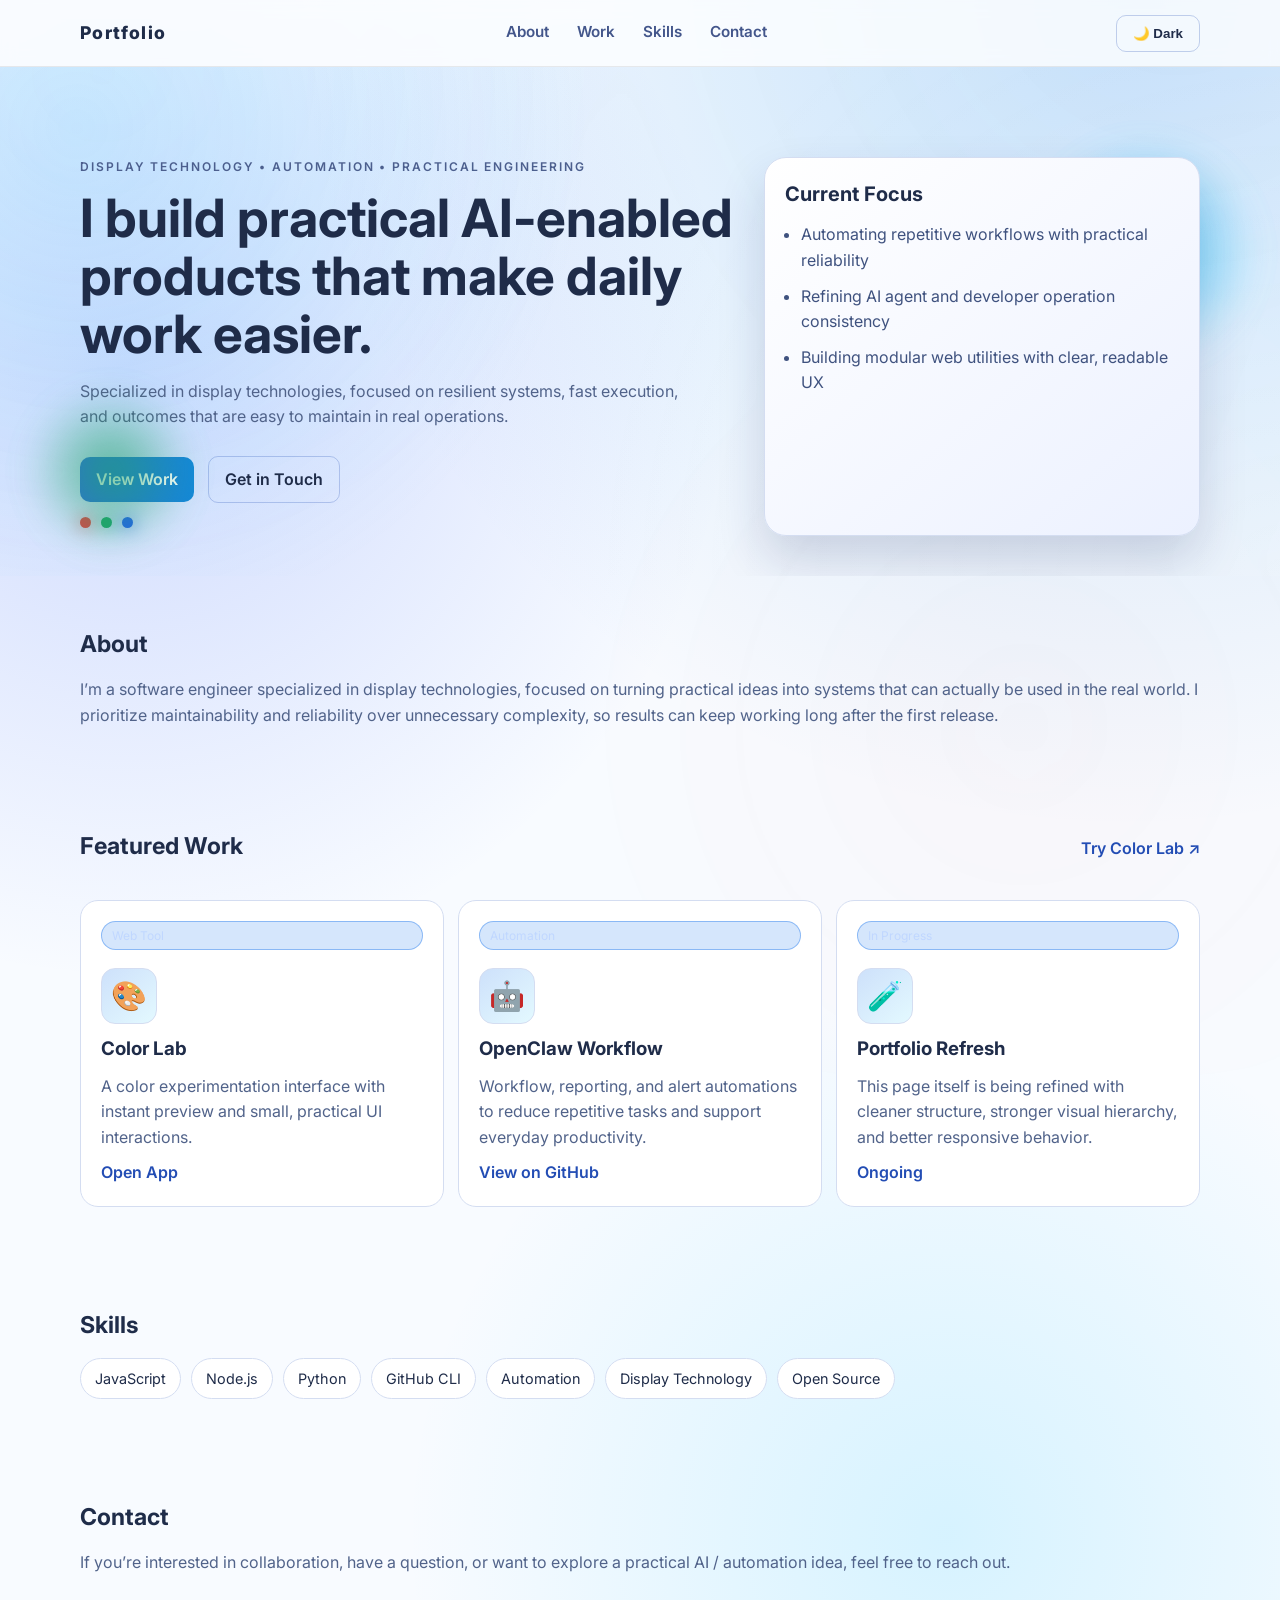
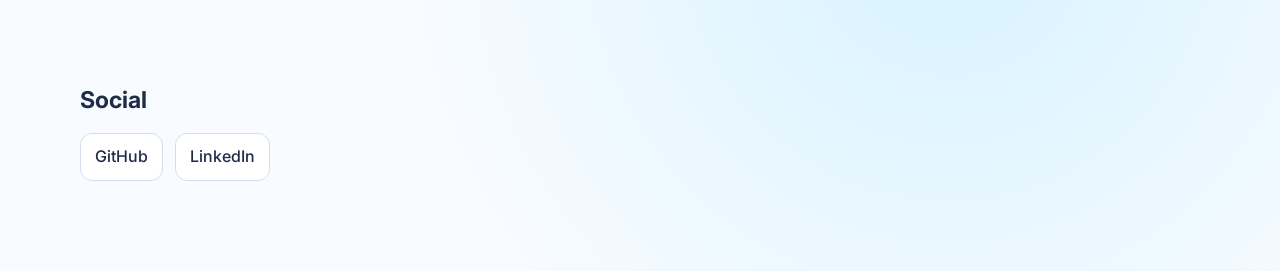
<file: index.html>
<!DOCTYPE html>
<html lang="en">
<head>
	<meta charset="UTF-8" />
	<meta name="viewport" content="width=device-width, initial-scale=1.0" />
	<title>Display Technology Portfolio</title>
	<link rel="preconnect" href="https://fonts.googleapis.com" />
	<link rel="preconnect" href="https://fonts.gstatic.com" crossorigin />
	<link
		href="https://fonts.googleapis.com/css2?family=Inter:wght@400;500;600;700;800&display=swap"
		rel="stylesheet"
	/>
	<link rel="stylesheet" href="style.css" />
</head>
<body>
	<div class="page-wrap">
		<header class="top-nav">
			<div class="container nav-inner reveal">
				<a href="#" class="brand">Portfolio</a>
				<nav>
					<a href="#about">About</a>
					<a href="#projects">Work</a>
					<a href="#skills">Skills</a>
					<a href="#contact">Contact</a>
				</nav>
				<button
					id="themeToggle"
					class="btn btn-outline theme-btn"
					aria-label="Toggle theme"
				>
					☀︎ Light
				</button>
			</div>
		</header>

		<main>
			<section class="hero">
				<div class="hero-overlay"></div>
				<div class="container hero-grid">
					<div class="reveal">
						<p class="eyebrow">Display Technology • Automation • Practical Engineering</p>
						<h1>
							I build practical AI-enabled products that make daily work easier.
						</h1>
						<p class="lead">
							Specialized in display technologies, focused on resilient systems,
							fast execution, and outcomes that are easy to maintain in real
							operations.
						</p>
						<div class="hero-actions">
							<a class="btn btn-solid" href="#projects">View Work</a>
							<a class="btn btn-outline" href="#contact">Get in Touch</a>
						</div>
						<div class="rgb-points" aria-label="RGB points">
							<span class="rgb-dot r"></span>
							<span class="rgb-dot g"></span>
							<span class="rgb-dot b"></span>
						</div>
					</div>
					<div class="hero-card reveal">
						<h2>Current Focus</h2>
						<ul>
							<li>Automating repetitive workflows with practical reliability</li>
							<li>Refining AI agent and developer operation consistency</li>
							<li>Building modular web utilities with clear, readable UX</li>
						</ul>
					</div>
				</div>
			</section>

			<section id="about" class="section container reveal">
				<h2>About</h2>
				<p>
					I’m a software engineer specialized in display technologies, focused on
					turning practical ideas into systems that can actually be used in
					the real world.
					I prioritize maintainability and reliability over unnecessary complexity,
					so results can keep working long after the first release.
				</p>
			</section>

			<section id="projects" class="section container">
				<div class="section-head">
					<h2>Featured Work</h2>
					<a href="color.html" class="text-link">Try Color Lab ↗</a>
				</div>
				<div class="project-grid">
					<article class="project-card reveal">
						<span class="tag">Web Tool</span>
						<div class="project-thumb" role="presentation">🎨</div>
						<h3>Color Lab</h3>
						<p>
							A color experimentation interface with instant preview and small,
							practical UI interactions.
						</p>
						<a href="color.html" class="text-link">Open App</a>
					</article>
					<article class="project-card reveal">
						<span class="tag">Automation</span>
						<div class="project-thumb" role="presentation">🤖</div>
						<h3>OpenClaw Workflow</h3>
						<p>
							Workflow, reporting, and alert automations to reduce repetitive tasks
							and support everyday productivity.
						</p>
						<a href="#" class="text-link">View on GitHub</a>
					</article>
					<article class="project-card reveal">
						<span class="tag">In Progress</span>
						<div class="project-thumb" role="presentation">🧪</div>
						<h3>Portfolio Refresh</h3>
						<p>
							This page itself is being refined with cleaner structure,
							stronger visual hierarchy, and better responsive behavior.
						</p>
						<a href="#" class="text-link">Ongoing</a>
					</article>
				</div>
			</section>

			<section id="skills" class="section container reveal">
				<h2>Skills</h2>
				<div class="chip-list">
					<span>JavaScript</span><span>Node.js</span><span>Python</span>
					<span>GitHub CLI</span><span>Automation</span>
					<span>Display Technology</span><span>Open Source</span>
				</div>
			</section>

			<section id="contact" class="section container contact-block reveal">
				<h2>Contact</h2>
				<p>
					If you’re interested in collaboration, have a question, or want to
					explore a practical AI / automation idea, feel free to reach out.
				</p>
			</section>

			<section class="section container social-block reveal">
				<h2>Social</h2>
				<div class="social-list">
					<a href="#" rel="noreferrer">GitHub</a>
					<a href="#" rel="noreferrer">LinkedIn</a>
				</div>
			</section>
		</main>
	</div>
	<script src="portfolio.js" defer></script>
</body>
</html>
</file>
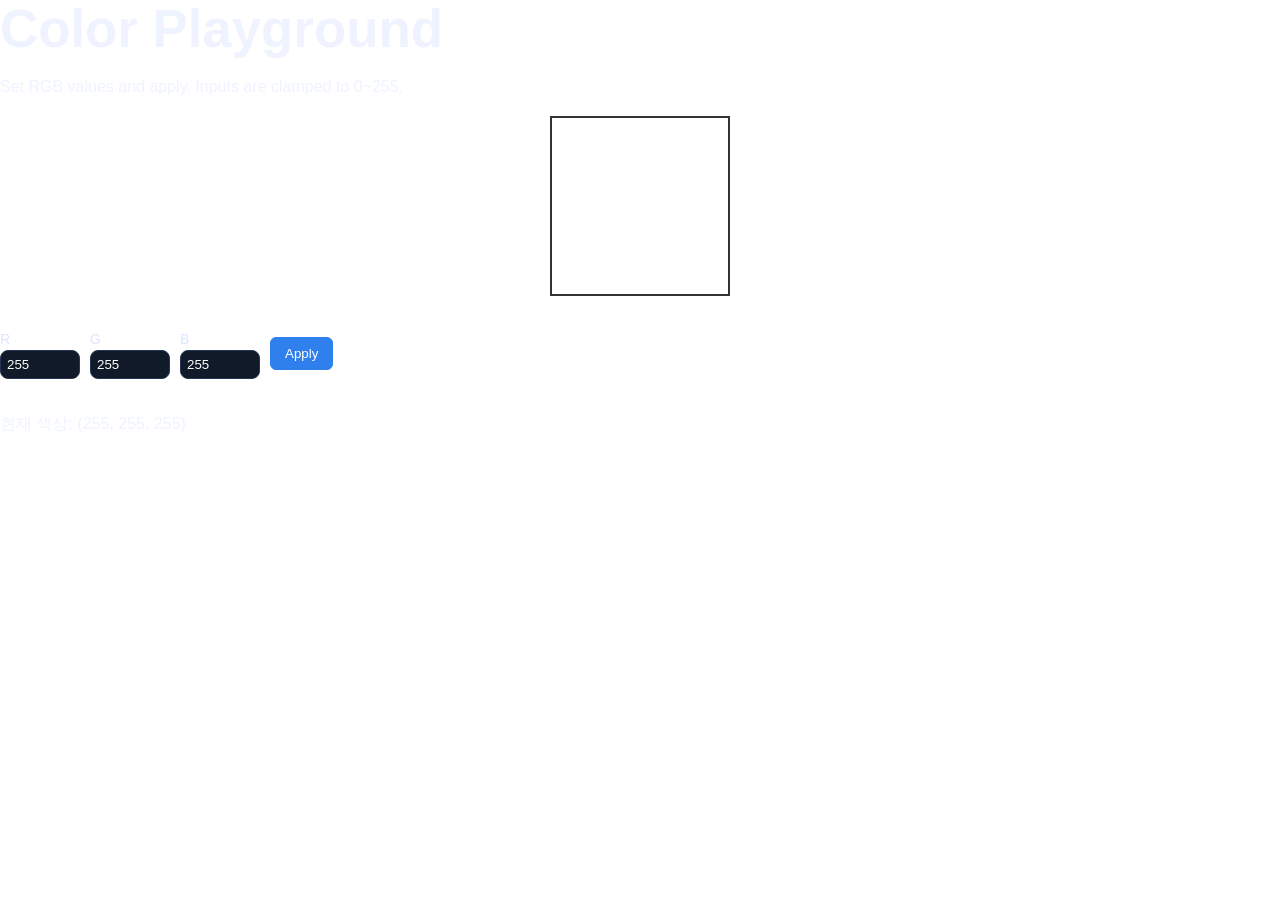
<file: color.html>
<!DOCTYPE html>
<html lang="en">
<head>
	<meta charset="UTF-8" />
	<meta name="viewport" content="width=device-width, initial-scale=1.0" />
	<title>Pattern Display</title>
	<link rel="stylesheet" href="style.css" />
</head>
<body class="color-page-mode">
	<main class="color-page">
		<h1>Color Playground</h1>
		<p>Set RGB values and apply. Inputs are clamped to 0~255.</p>

		<div id="square" aria-label="Color sample" role="img"></div>

		<div class="controls" id="color-form">
			<label>R <input type="number" id="red" min="0" max="255" value="255" /></label>
			<label>G <input type="number" id="green" min="0" max="255" value="255" /></label>
			<label>B <input type="number" id="blue" min="0" max="255" value="255" /></label>
			<button id="applyColorBtn" type="button">Apply</button>
		</div>

		<p id="info" role="status" aria-live="polite">Ready.</p>
	</main>

	<script src="script.js" defer></script>
</body>
</html>
</file>
<file: style.css>
* {
	box-sizing: border-box;
}

:root {
	--bg: #04080f;
	--surface: #0c1624;
	--surface-2: #101d30;
	--text: #eef3ff;
	--muted: #9aa6c7;
	--brand: #2f80ed;
	--brand-2: #16a7f7;
	--rgb-point-r: #f65252;
	--rgb-point-g: #4ad66d;
	--rgb-point-b: #2f80ed;
	--rgb-point-a: #53dbff;
	--border: #253553;
	--shadow: 0 24px 50px rgba(0, 0, 0, 0.32);
	--link: #8fb8ff;
	--btn-outline-border: rgba(47, 128, 237, 0.35);
	--nav-bg: rgba(4, 9, 16, 0.74);
	--hero-shade: radial-gradient(circle at 12% 10%, rgba(47, 128, 237, 0.26) 0%, transparent 34%),
		radial-gradient(circle at 88% 0%, rgba(22, 167, 247, 0.24) 0%, transparent 35%),
		radial-gradient(circle at 74% 82%, rgba(83, 219, 255, 0.14) 0%, transparent 30%),
		var(--bg);
	--accent-hover: #c7dcff;
}

:root[data-theme='light'] {
	--bg: #f8fbff;
	--surface: #ffffff;
	--surface-2: #eef3ff;
	--text: #1f2c49;
	--muted: #51638a;
	--brand: #2f6de0;
	--brand-2: #1488d8;
	--rgb-point-r: #d94848;
	--rgb-point-g: #21a56b;
	--rgb-point-b: #2563eb;
	--rgb-point-a: #26c6ff;
	--border: #d4ddf1;
	--shadow: 0 24px 48px rgba(18, 39, 92, 0.16);
	--link: #234db4;
	--btn-outline-border: rgba(35, 77, 180, 0.25);
	--nav-bg: rgba(255, 255, 255, 0.78);
	--hero-shade: radial-gradient(circle at 10% 20%, rgba(60, 102, 249, 0.22) 0%, transparent 32%),
		radial-gradient(circle at 88% 0%, rgba(20, 138, 231, 0.2) 0%, transparent 38%),
		radial-gradient(circle at 74% 82%, rgba(38, 199, 255, 0.16) 0%, transparent 30%),
		var(--bg);
	--accent-hover: #2e4faf;
}

body {
	font-family: 'Inter', Arial, sans-serif;
	margin: 0;
	color: var(--text);
	background: var(--hero-shade);
	min-height: 100vh;
	line-height: 1.6;
	transition: background 260ms ease, color 260ms ease;
}

html {
	scroll-behavior: smooth;
}

body::before {
	content: '';
	position: fixed;
	inset: -20% -10%;
	background:
		radial-gradient(circle at 15% 20%, rgba(83, 219, 255, 0.16), transparent 32%),
		radial-gradient(circle at 85% 10%, rgba(47, 128, 237, 0.14), transparent 36%),
		radial-gradient(circle at 75% 72%, rgba(246, 82, 82, 0.1), transparent 33%);
	opacity: 0.28;
	pointer-events: none;
	z-index: -2;
	filter: blur(14px);
}

a {
	color: inherit;
	text-decoration: none;
}

.container {
	width: min(1120px, 92vw);
	margin: 0 auto;
}

.page-wrap {
	padding-bottom: 40px;
}

.top-nav {
	position: sticky;
	top: 0;
	backdrop-filter: blur(8px);
	background: var(--nav-bg);
	border-bottom: 1px solid rgba(0, 0, 0, 0.08);
	z-index: 10;
}

.nav-inner {
	display: flex;
	justify-content: space-between;
	align-items: center;
	gap: 16px;
	padding: 14px 0;
	font-weight: 600;
}

.brand {
	font-size: 1.1rem;
	font-weight: 800;
	letter-spacing: 0.08em;
}

nav {
	display: flex;
	gap: 24px;
}

nav a {
	color: #d6ddff;
	font-size: 0.95rem;
	padding: 6px 2px;
	position: relative;
}

:root[data-theme='light'] nav a {
	color: #43568b;
}

nav a::after {
	content: '';
	display: block;
	height: 2px;
	background: linear-gradient(90deg, var(--brand), var(--brand-2));
	transform: scaleX(0);
	transform-origin: left;
	transition: transform 0.2s ease;
}

nav a:hover::after,
nav a:focus-visible::after {
	transform: scaleX(1);
}

.theme-btn {
	margin-left: 8px;
	white-space: nowrap;
}

.hero {
	position: relative;
	padding: 90px 0 40px;
	overflow: hidden;
}

.hero-overlay {
	position: absolute;
	inset: 0;
	background:
		radial-gradient(circle at 100% 100%, rgba(255, 255, 255, 0.08), transparent 50%),
		radial-gradient(circle at 6% 12%, rgba(83, 219, 255, 0.16), transparent 40%);
	pointer-events: none;
}

.hero-grid {
	position: relative;
	display: grid;
	grid-template-columns: 1.2fr 0.8fr;
	gap: 30px;
	align-items: stretch;
}

.hero-grid::before,
.hero-grid::after {
	content: '';
	position: absolute;
	border-radius: 50%;
	pointer-events: none;
	filter: blur(16px);
	opacity: 0.7;
}

.hero-grid::before {
	width: 230px;
	height: 230px;
	top: -20px;
	right: -60px;
	background: radial-gradient(circle, var(--rgb-point-a), rgba(35, 129, 237, 0) 70%);
}

.hero-grid::after {
	width: 170px;
	height: 170px;
	left: -55px;
	bottom: -20px;
	background: radial-gradient(circle, var(--rgb-point-g), rgba(35, 129, 237, 0) 70%);
}

.eyebrow {
	text-transform: uppercase;
	letter-spacing: 0.16em;
	font-size: 0.75rem;
	font-weight: 600;
	color: #b8c7f3;
	margin: 0 0 12px;
}

:root[data-theme='light'] .eyebrow {
	color: #4c5f8e;
}

h1 {
	font-size: clamp(2rem, 5vw, 3.3rem);
	line-height: 1.1;
	margin: 0 0 16px;
}

.lead {
	max-width: 60ch;
	color: var(--muted);
	margin: 0 0 26px;
}

.hero-card {
	border: 1px solid var(--border);
	border-radius: 22px;
	padding: 20px;
	background: linear-gradient(140deg, rgba(20, 32, 54, 0.88), rgba(16, 30, 47, 0.72));
	box-shadow: var(--shadow);
}

:root[data-theme='light'] .hero-card {
	background: linear-gradient(140deg, #ffffff, #ecf1ff);
}

.hero-card h2 {
	margin: 0 0 12px;
	font-size: 1.25rem;
}

.hero-card ul {
	padding-left: 16px;
	margin: 0;
	color: #d3dbff;
}

:root[data-theme='light'] .hero-card ul {
	color: #3f527f;
}

.hero-card li {
	margin-bottom: 10px;
}

.section {
	padding: 50px 0;
	opacity: 0;
	transform: translateY(16px);
	transition: opacity 0.45s ease, transform 0.45s ease;
}

.section.show,
.hero.show,
.section-head.show,
.reveal.show {
	opacity: 1;
	transform: translateY(0);
}

.section h2 {
	font-size: 1.45rem;
	margin: 0 0 14px;
}

.section p {
	color: var(--muted);
	margin: 0;
}

.section-head {
	display: flex;
	justify-content: space-between;
	align-items: baseline;
	gap: 10px;
	margin-bottom: 20px;
}

.text-link {
	color: var(--link);
	font-weight: 600;
}

.project-grid {
	display: grid;
	grid-template-columns: repeat(3, 1fr);
	gap: 14px;
}

.project-card {
	padding: 20px;
	border: 1px solid var(--border);
	border-radius: 18px;
	background: var(--surface);
	transition: transform 0.2s ease, border-color 0.2s ease;
	display: flex;
	flex-direction: column;
	gap: 10px;
}

.project-card:hover {
	transform: translateY(-4px);
	border-color: rgba(47, 128, 237, 0.8);
	box-shadow: 0 16px 35px rgba(22, 167, 247, 0.22);
}

.project-card h3 {
	margin: 0;
}

.project-thumb {
	font-size: 1.8rem;
	width: 56px;
	height: 56px;
	display: grid;
	place-items: center;
	border-radius: 14px;
	background: linear-gradient(140deg, rgba(47, 128, 237, 0.24), rgba(83, 219, 255, 0.16));
	border: 1px solid var(--border);
}

.tag {
	display: inline-block;
	background: rgba(47, 128, 237, 0.2);
	color: #c0d7ff;
	padding: 4px 10px;
	border-radius: 999px;
	font-size: 0.75rem;
	margin-bottom: 8px;
	border: 1px solid rgba(47, 128, 237, 0.45);
}

.chip-list {
	display: flex;
	flex-wrap: wrap;
	gap: 10px;
	margin-top: 14px;
}

.chip-list span {
	padding: 8px 14px;
	border-radius: 999px;
	background: var(--surface);
	border: 1px solid var(--border);
	font-size: 0.9rem;
}

.contact-block p {
	margin-bottom: 16px;
}

.social-block {
	margin-top: -10px;
}

.social-list {
	display: flex;
	gap: 12px;
	flex-wrap: wrap;
	margin-top: 12px;
}

.social-list a {
	padding: 10px 14px;
	border: 1px solid var(--border);
	border-radius: 12px;
	background: var(--surface);
	color: var(--text);
	font-weight: 500;
}

.btn {
	text-decoration: none;
	display: inline-block;
	padding: 10px 16px;
	border-radius: 10px;
	font-weight: 600;
	transition: opacity 0.2s ease, transform 0.2s ease;
}

.btn:hover,
.text-link:hover {
	opacity: 0.9;
	transform: translateY(-1px);
}

.btn-solid {
	background: linear-gradient(90deg, var(--brand), var(--brand-2));
	color: #fff;
}

.btn-outline {
	margin-left: 10px;
	border: 1px solid var(--btn-outline-border);
	color: var(--text);
	background: transparent;
}

.rgb-points {
	display: inline-flex;
	gap: 10px;
	align-items: center;
	margin-top: 14px;
}

.rgb-dot {
	width: 11px;
	height: 11px;
	border-radius: 50%;
	display: inline-block;
}

.rgb-dot.r {
	background: var(--rgb-point-r);
	box-shadow: 0 0 18px var(--rgb-point-r);
}

.rgb-dot.g {
	background: var(--rgb-point-g);
	box-shadow: 0 0 18px var(--rgb-point-g);
}

.rgb-dot.b {
	background: var(--rgb-point-b);
	box-shadow: 0 0 18px var(--rgb-point-b);
}

body.color-page-mode {
	background-image: none;
	background-color: transparent;
}

body.color-page-mode::before {
	content: none;
	display: none;
	opacity: 0;
}

/* Keep color lab page controls clean and readable */
#square {
	width: 180px;
	height: 180px;
	margin: 16px auto;
	background-color: rgb(255, 255, 255);
	border: 2px solid #333;
}

.controls {
	display: inline-flex;
	gap: 10px;
	align-items: center;
	flex-wrap: wrap;
	justify-content: center;
	margin: 16px 0;
}

.controls label {
	display: inline-flex;
	flex-direction: column;
	font-size: 14px;
	color: #dbe5ff;
}

.controls input {
	width: 80px;
	padding: 6px;
	background: #111a28;
	color: #fff;
	border: 1px solid var(--border);
	border-radius: 8px;
}

button {
	padding: 8px 14px;
	border-radius: 6px;
	border: 1px solid #2f80ed;
	background: #2f80ed;
	color: #fff;
	cursor: pointer;
}

button:hover {
	filter: brightness(0.95);
}

@media (max-width: 860px) {
	.hero-grid,
	.project-grid {
		grid-template-columns: 1fr;
	}

	nav {
		gap: 16px;
		flex-wrap: wrap;
		justify-content: flex-end;
	}

	.section {
		padding-top: 36px;
	}
}
</file>
